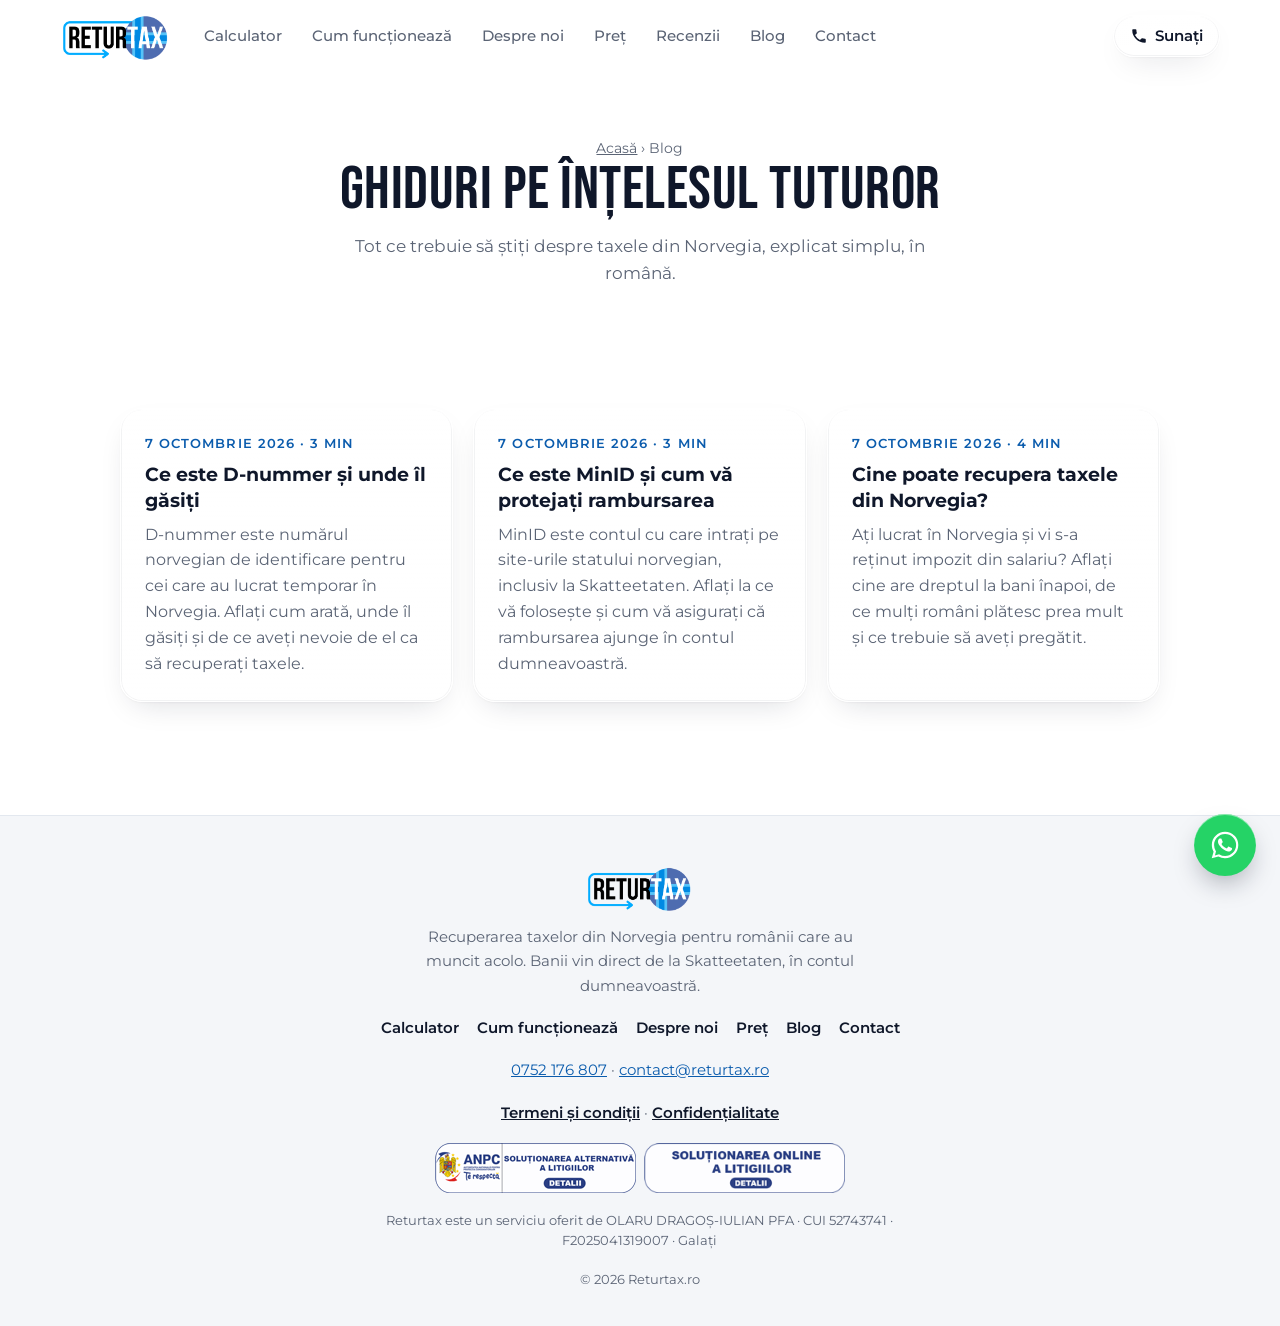
<file: blog/index.html>
<!doctype html>
<html lang="ro">
<head>
  <meta charset="utf-8">
  <meta name="viewport" content="width=device-width, initial-scale=1, viewport-fit=cover">
  <title>Blog — recuperarea taxelor din Norvegia | Returtax</title>
  <meta name="description" content="Ghiduri pe înțelesul tuturor despre recuperarea taxelor din Norvegia: D-nummer, MinID, Skatteetaten și cum să nu fiți păcălit.">
  <link rel="canonical" href="https://returtax.ro/blog/">
  <meta name="robots" content="index, follow, max-image-preview:large">
  <meta name="theme-color" content="#ffffff">
  <meta property="og:type" content="website">
  <meta property="og:locale" content="ro_RO">
  <meta property="og:site_name" content="Returtax">
  <meta property="og:title" content="Blog — recuperarea taxelor din Norvegia | Returtax">
  <meta property="og:description" content="Ghiduri pe înțelesul tuturor despre recuperarea taxelor din Norvegia: D-nummer, MinID, Skatteetaten și cum să nu fiți păcălit.">
  <meta property="og:url" content="https://returtax.ro/blog/">
  <meta property="og:image" content="https://returtax.ro/assets/og-image.png">
  <meta name="twitter:card" content="summary_large_image">
  <link rel="icon" type="image/png" href="/assets/icon.png">
  <link rel="apple-touch-icon" href="/assets/icon.png">
  <link rel="preconnect" href="https://fonts.googleapis.com">
  <link rel="preconnect" href="https://fonts.gstatic.com" crossorigin>
  <link href="https://fonts.googleapis.com/css2?family=Bebas+Neue&family=Montserrat:wght@400;500;600;700&display=swap" rel="stylesheet">
  <link rel="stylesheet" href="/css/style.css?v=20261010232151">
  <script type="application/ld+json">
{
  "@context": "https://schema.org",
  "@graph": [
    {
      "@type": "Blog",
      "name": "Blogul Returtax",
      "url": "https://returtax.ro/blog/",
      "inLanguage": "ro-RO",
      "publisher": {
        "@type": "Organization",
        "name": "Returtax",
        "url": "https://returtax.ro/",
        "logo": "https://returtax.ro/assets/logo.png"
      },
      "blogPost": [
        {
          "@type": "BlogPosting",
          "headline": "Ce este D-nummer și unde îl găsiți",
          "url": "https://returtax.ro/blog/ce-este-d-nummer/",
          "datePublished": "2026-10-07"
        },
        {
          "@type": "BlogPosting",
          "headline": "Ce este MinID și cum vă protejați rambursarea",
          "url": "https://returtax.ro/blog/ce-este-minid/",
          "datePublished": "2026-10-07"
        },
        {
          "@type": "BlogPosting",
          "headline": "Cine poate recupera taxele din Norvegia?",
          "url": "https://returtax.ro/blog/cine-poate-recupera-taxele-din-norvegia/",
          "datePublished": "2026-10-07"
        }
      ]
    },
    {
      "@type": "BreadcrumbList",
      "itemListElement": [
        {
          "@type": "ListItem",
          "position": 1,
          "name": "Acasă",
          "item": "https://returtax.ro/"
        },
        {
          "@type": "ListItem",
          "position": 2,
          "name": "Blog",
          "item": "https://returtax.ro/blog/"
        }
      ]
    }
  ]
}
  </script>
</head>
<body>
  <a class="skip-link" href="#continut">Sari la conținut</a>
  <header class="topbar">
    <div class="topbar-inner">
      <a href="/" class="brand" aria-label="Returtax — pagina principală">
        <img src="/assets/logo.png" alt="Returtax" width="740" height="380">
      </a>
      <nav class="nav" aria-label="Meniu principal">
        <a href="/#calculator">Calculator</a>
        <a href="/#cum-functioneaza">Cum funcționează</a>
        <a href="/#despre">Despre noi</a>
        <a href="/#pret">Preț</a>
        <a href="/#recenzii">Recenzii</a>
        <a href="/blog/">Blog</a>
        <a href="/#contact">Contact</a>
      </nav>
      <a class="call" href="tel:+40752176807" aria-label="Sunați-ne: 0752 176 807">
        <svg aria-hidden="true" viewBox="0 0 24 24" width="18" height="18"><path fill="currentColor" d="M6.6 10.8a15.1 15.1 0 0 0 6.6 6.6l2.2-2.2c.3-.3.7-.4 1-.2 1.1.4 2.3.6 3.6.6.6 0 1 .4 1 1V20c0 .6-.4 1-1 1A17 17 0 0 1 3 4c0-.6.4-1 1-1h3.5c.6 0 1 .4 1 1 0 1.3.2 2.5.6 3.6.1.3 0 .7-.2 1l-2.3 2.2z"/></svg>
        <span>Sunați</span>
      </a>
      <button type="button" class="menu-btn" aria-expanded="false" aria-controls="mobile-menu" aria-label="Deschide meniul">
        <span></span><span></span><span></span>
      </button>
    </div>
    <nav id="mobile-menu" class="mobile-menu" aria-label="Meniu" hidden>
      <a href="/#calculator">Calculator</a>
      <a href="/#cum-functioneaza">Cum funcționează</a>
      <a href="/#despre">Despre noi</a>
      <a href="/#pret">Preț</a>
      <a href="/#recenzii">Recenzii</a>
      <a href="/blog/">Blog</a>
      <a href="/#contact">Contact</a>
      <a class="btn btn-dark" href="tel:+40752176807">Sunați: 0752 176 807</a>
    </nav>
  </header>

  <main id="continut">
    <header class="page-hero">
      <p class="breadcrumbs"><a href="/">Acasă</a> › Blog</p>
      <h1>Ghiduri pe înțelesul tuturor</h1>
      <p>Tot ce trebuie să știți despre taxele din Norvegia, explicat simplu, în română.</p>
    </header>
    <section class="section">
      <ul class="posts">
        <li class="post-card">
          <a href="/blog/ce-este-d-nummer/">
            <p class="post-meta">7 octombrie 2026 · 3 min</p>
            <h2 class="h3">Ce este D-nummer și unde îl găsiți</h2>
            <p>D-nummer este numărul norvegian de identificare pentru cei care au lucrat temporar în Norvegia. Aflați cum arată, unde îl găsiți și de ce aveți nevoie de el ca să recuperați taxele.</p>
          </a>
        </li>
        <li class="post-card">
          <a href="/blog/ce-este-minid/">
            <p class="post-meta">7 octombrie 2026 · 3 min</p>
            <h2 class="h3">Ce este MinID și cum vă protejați rambursarea</h2>
            <p>MinID este contul cu care intrați pe site-urile statului norvegian, inclusiv la Skatteetaten. Aflați la ce vă folosește și cum vă asigurați că rambursarea ajunge în contul dumneavoastră.</p>
          </a>
        </li>
        <li class="post-card">
          <a href="/blog/cine-poate-recupera-taxele-din-norvegia/">
            <p class="post-meta">7 octombrie 2026 · 4 min</p>
            <h2 class="h3">Cine poate recupera taxele din Norvegia?</h2>
            <p>Ați lucrat în Norvegia și vi s-a reținut impozit din salariu? Aflați cine are dreptul la bani înapoi, de ce mulți români plătesc prea mult și ce trebuie să aveți pregătit.</p>
          </a>
        </li>
      </ul>
    </section>
  </main>

  <footer class="site-footer">
    <div class="footer-inner">
      <div class="footer-brand">
        <img src="/assets/logo.png" alt="Returtax" width="740" height="380" class="footer-logo">
        <p>Recuperarea taxelor din Norvegia pentru românii care au muncit acolo. Banii vin direct de la Skatteetaten, în contul dumneavoastră.</p>
      </div>
      <nav class="footer-nav" aria-label="Linkuri subsol">
        <a href="/#calculator">Calculator</a>
        <a href="/#cum-functioneaza">Cum funcționează</a>
        <a href="/#despre">Despre noi</a>
        <a href="/#pret">Preț</a>
        <a href="/blog/">Blog</a>
        <a href="/#contact">Contact</a>
      </nav>
      <p class="footer-contact"><a href="tel:+40752176807">0752 176 807</a> · <a href="mailto:contact@returtax.ro">contact@returtax.ro</a></p>
      <p class="footer-legal"><a href="/termeni/">Termeni și condiții</a> · <a href="/confidentialitate/">Confidențialitate</a></p>
      <p class="footer-anpc"><a href="https://reclamatiisal.anpc.ro" target="_blank" rel="noopener nofollow"><img src="/assets/anpc-sal.png" width="201" height="50" alt="ANPC – Soluționarea alternativă a litigiilor" loading="lazy"></a> <a href="https://ec.europa.eu/consumers/odr" target="_blank" rel="noopener nofollow"><img src="/assets/anpc-sol.png" width="202" height="50" alt="Soluționarea online a litigiilor" loading="lazy"></a></p>
      <p class="footer-company">Returtax este un serviciu oferit de OLARU DRAGOȘ-IULIAN PFA · CUI 52743741 · F2025041319007 · Galați</p>
      <p class="copy"><a href="/admin/" class="copy-link" rel="nofollow">©</a> <span class="year">2026</span> Returtax.ro</p>
    </div>
  </footer>

  <script src="/js/site.js?v=20261010232151"></script>
</body>
</html>
</file>
<file: css/style.css>
/* Returtax — mobile-first.
   Antet fix sus (.topbar) cu meniu.
   Ecranul 1 (.screen): chat cu Marcel în stil ChatGPT, cât tot ecranul.
   Dedesubt (.info): site-ul propriu-zis — pași, despre noi, preț, calculator, recenzii, întrebări, blog, contact.
   După primul mesaj (body.chatting): titlul dispare, conversația ocupă primul ecran. */

:root {
  --blue: #00a8ff;
  --blue-deep: #0b5cad;
  --navy: #4c6cb0;
  --ink: #0f172a;
  --muted: #5b6475;
  --line: #e3e8ef;
  --soft: #f4f6f9;
  --sky: #eef4fb;

  --header-h: 64px;

  /* Liquid glass — neutru: alb translucid, reflex fin pe margine, umbră discretă */
  --glass-bg: linear-gradient(180deg, rgba(255, 255, 255, .82), rgba(255, 255, 255, .58));
  --glass-edge: rgba(255, 255, 255, .9);
  --glass-shadow:
    inset 0 1px 0 rgba(255, 255, 255, 1),
    inset 0 0 0 1px rgba(15, 23, 42, .05),
    0 1px 2px rgba(15, 23, 42, .04),
    0 12px 32px -14px rgba(15, 23, 42, .18);
  --glass-blur: blur(20px) saturate(160%);
  --glass-dark-bg: linear-gradient(180deg, rgba(30, 41, 59, .94), rgba(15, 23, 42, .97));
  --glass-dark-shadow:
    inset 0 1px 0 rgba(255, 255, 255, .14),
    inset 0 0 0 1px rgba(255, 255, 255, .05),
    0 14px 34px -14px rgba(15, 23, 42, .5);
  --head: "Bebas Neue", "Arial Narrow", sans-serif;
  --body: "Montserrat", system-ui, Arial, sans-serif;
}

*, *::before, *::after { box-sizing: border-box; }

html { font-size: 16px; -webkit-text-size-adjust: 100%; scroll-behavior: smooth; scroll-padding-top: var(--header-h); }

body {
  margin: 0;
  font-family: var(--body);
  line-height: 1.6;
  color: var(--ink);
  background: #fff;
  -webkit-font-smoothing: antialiased;
  -webkit-tap-highlight-color: transparent;
}

img { max-width: 100%; height: auto; display: block; }
a { color: var(--blue-deep); }
:focus-visible { outline: 3px solid var(--blue); outline-offset: 2px; border-radius: 8px; }

.visually-hidden {
  position: absolute !important; width: 1px; height: 1px;
  overflow: hidden; clip: rect(0 0 0 0); white-space: nowrap;
}
.skip-link {
  position: absolute; left: 12px; top: -80px; z-index: 50;
  padding: 10px 16px; border-radius: 10px; background: var(--ink); color: #fff; font-weight: 600;
}
.skip-link:focus { top: 12px; }

/* =========================================================
   BUTOANE
   ========================================================= */
.btn {
  display: inline-flex; align-items: center; justify-content: center; gap: 8px;
  min-height: 52px; padding: 0 24px; border-radius: 999px; border: 0; cursor: pointer;
  font: 600 1rem/1.2 var(--body); text-decoration: none; text-align: center;
  transition: background .15s, border-color .15s, color .15s;
}
.btn-primary { background: #fff; color: var(--ink); }
.btn-primary:hover { background: #e9eef5; }
.btn-dark { background: var(--ink); color: #fff; }
.btn-dark:hover { background: #1e293b; }
.btn-outline { color: var(--ink); border: 1px solid #cfd6e0; background: #fff; }
.btn-outline:hover { border-color: var(--ink); }

/* =========================================================
   ANTET + MENIU
   ========================================================= */
.topbar {
  position: sticky; top: 0; z-index: 30;
  border-bottom: 1px solid transparent;
  transition: border-color .2s;
}
.topbar::before {
  content: ""; position: absolute; inset: 0; z-index: -1;
  background: rgba(255, 255, 255, .85);
  -webkit-backdrop-filter: saturate(180%) blur(16px);
  backdrop-filter: saturate(180%) blur(16px);
}
.topbar.scrolled { border-bottom-color: var(--line); }
.topbar-inner {
  display: flex; align-items: center; gap: 10px;
  height: var(--header-h); padding: 0 14px;
  max-width: 1200px; margin-inline: auto;
}
.brand { margin-right: auto; }
.brand img { width: 96px; }

.nav { display: none; }
.nav a {
  padding: 8px 4px; color: var(--muted); text-decoration: none;
  font-weight: 500; font-size: .9rem; white-space: nowrap;
}
.nav a:hover { color: var(--ink); }

.call {
  display: inline-flex; align-items: center; justify-content: center; gap: 7px;
  height: 42px; padding: 0 14px; border-radius: 999px;
  font: 600 .88rem/1 var(--body); color: var(--ink); text-decoration: none;
  border: 1px solid var(--line); background: #fff;
  transition: background .15s;
}
.call:hover { background: var(--soft); }

.menu-btn {
  display: grid; place-content: center; gap: 5px;
  width: 44px; height: 44px; border: 0; border-radius: 12px; background: transparent; cursor: pointer;
}
.menu-btn span { display: block; width: 22px; height: 2px; border-radius: 2px; background: var(--ink); transition: transform .2s, opacity .2s; }
.menu-btn[aria-expanded="true"] span:nth-child(1) { transform: translateY(7px) rotate(45deg); }
.menu-btn[aria-expanded="true"] span:nth-child(2) { opacity: 0; }
.menu-btn[aria-expanded="true"] span:nth-child(3) { transform: translateY(-7px) rotate(-45deg); }

.mobile-menu {
  position: absolute; left: 0; right: 0; top: 100%;
  display: flex; flex-direction: column;
  padding: 8px 16px 20px;
  max-height: calc(100dvh - var(--header-h)); overflow-y: auto;
  background: rgba(255, 255, 255, .78);
  -webkit-backdrop-filter: saturate(180%) blur(24px);
  backdrop-filter: saturate(180%) blur(24px);
  border-bottom: 1px solid rgba(255, 255, 255, .9);
  box-shadow: inset 0 1px 0 rgba(255, 255, 255, .9), 0 24px 48px -16px rgba(15, 23, 42, .3);
  animation: drop .2s ease-out;
}
.mobile-menu[hidden] { display: none; }
.mobile-menu a:not(.btn) {
  padding: 14px 4px; border-bottom: 1px solid var(--line);
  font-size: 1.1rem; font-weight: 600; color: var(--ink); text-decoration: none;
}
.mobile-menu .btn { margin-top: 16px; }

/* =========================================================
   ECRANUL 1 — CHAT CU MARCEL
   ========================================================= */
/* Pe ecranul de start înălțimea e doar un minim, fixat la încărcare (--screen-h, din chat.js):
   când se deschide tastatura pe telefon, ecranul nu se strânge, deci valul secțiunii următoare
   nu urcă peste sugestii. */
.screen {
  position: relative;
  min-height: calc(100vh - var(--header-h));
  min-height: var(--screen-h, calc(100svh - var(--header-h)));
  display: flex; flex-direction: column;
}

.app {
  flex: 1 1 auto; min-height: 0;
  width: calc(100% - 24px); max-width: 780px; margin-inline: auto;
  display: flex; flex-direction: column; justify-content: center;
  padding-bottom: 9vh;
  padding-bottom: calc(var(--screen-h, 100vh) * .09); /* nu se schimbă când apare tastatura */
}

.intro { text-align: center; margin-bottom: 20px; }
.hero-bot { width: 168px; margin: 0 auto 10px; }
.hero-bot .bot { animation: bob 3.2s ease-in-out infinite; }
.intro h1 {
  font-family: var(--head); font-weight: 400;
  font-size: 2.6rem; line-height: 1; letter-spacing: .5px;
  margin: 0 0 16px;
}
.intro p { margin: 0 auto; max-width: 30em; color: var(--muted); font-size: 1rem; }

/* Sublinierea albastră, în stilul săgeții din logo */
.underline { position: relative; display: inline-block; white-space: nowrap; }
.underline svg {
  position: absolute; left: -2%; bottom: -.22em;
  width: 104%; height: .34em; overflow: visible;
}

/* „Norvegia?” colorat ca steagul Norvegiei (roșu, cruce albă și albastră), cu un strat închis deasupra */
.flag-text {
  color: #ba0c2f;
  background:
    linear-gradient(rgba(15, 23, 42, .45), rgba(15, 23, 42, .45)), /* strat închis peste steag */
    linear-gradient(90deg, transparent 31.8%, #00205b 31.8% 40.9%, transparent 40.9%),
    linear-gradient(180deg, transparent 44%, #00205b 44% 58%, transparent 58%),
    linear-gradient(90deg, transparent 27.3%, #f2f4f8 27.3% 45.4%, transparent 45.4%),
    linear-gradient(180deg, transparent 37%, #f2f4f8 37% 65%, transparent 65%),
    #ba0c2f;
  -webkit-background-clip: text;
  background-clip: text;
  -webkit-text-fill-color: transparent;
}

.chat-log { display: none; }

/* Pe ecranul de start, sugestiile stau sub căsuța de scris */
.quick-replies { order: 5; justify-content: center; margin-top: 14px; }
.note { order: 6; }

.scroll-hint {
  position: absolute; left: 50%; bottom: calc(56px + env(safe-area-inset-bottom)); /* deasupra valului */
  transform: translateX(-50%);
  display: inline-flex; flex-direction: column; align-items: center;
  font-size: .78rem; font-weight: 600; color: var(--muted); text-decoration: none; z-index: 2;
}
.scroll-hint svg { animation: nudge 1.8s ease-in-out infinite; }
/* Cât timp omul scrie (tastatura deschisă) sau pe ecrane joase, indicatorul se ascunde */
.app:focus-within + .scroll-hint { display: none; }
@media (max-height: 640px) { .scroll-hint { display: none; } }

/* ---------- Starea „conversație” ---------- */
body.chatting .app { justify-content: flex-start; padding-bottom: 0; }
/* În conversație ecranul are înălțime fixă și se strânge odată cu tastatura, ca rândul de scris să rămână vizibil */
body.chatting .screen {
  min-height: 0;
  height: calc(100vh - var(--header-h));
  height: calc(100dvh - var(--header-h));
  padding-bottom: 48px; /* valul calculatorului începe aici */
}
body.chatting .intro,
body.chatting .scroll-hint { display: none; }
body.chatting .chat-log { display: flex; }
body.chatting .quick-replies { order: 0; justify-content: flex-start; margin-top: 0; padding-bottom: 10px; }
body.chatting .note { order: 0; }
@media (max-width: 639px) { body.chatting .note { display: none; } body.chatting .composer { margin-bottom: max(10px, env(safe-area-inset-bottom)); } }

.chat-log {
  flex: 1 1 auto; min-height: 0; overflow-y: auto;
  list-style: none; margin: 0; padding: 16px 2px 24px;
  flex-direction: column; gap: 22px;
  scrollbar-width: thin;
  -webkit-mask-image: linear-gradient(to bottom, transparent 0, #000 16px, #000 calc(100% - 20px), transparent 100%);
  mask-image: linear-gradient(to bottom, transparent 0, #000 16px, #000 calc(100% - 20px), transparent 100%);
}

.msg { display: flex; gap: 8px; animation: rise .25s ease-out; }
.msg-bot { align-items: flex-start; }
.msg-user { justify-content: flex-end; }
.msg-bot + .msg-bot { margin-top: -12px; }
/* Marcel apare o singură dată, la începutul fiecărui răspuns */
.msg-bot + .msg-bot .avatar { visibility: hidden; }

.bubble { font-size: 1rem; line-height: 1.6; min-width: 0; }
.bubble p { margin: 0 0 .5em; }
.bubble p:last-child { margin: 0; }
.bubble ul { margin: .3em 0 .4em; padding-left: 1.2em; }
/* Ca în ChatGPT: răspunsurile ca text simplu, mesajele omului în bulă gri, în dreapta */
.msg-bot .bubble { padding: 4px 0 0; flex: 1; }
.msg-user .bubble {
  max-width: 85%; padding: 10px 16px;
  background: #eef1f5; color: var(--ink); border-radius: 22px;
}

.typing .bubble { display: flex; gap: 5px; padding: 14px 0; flex: 0; }
.typing i { width: 7px; height: 7px; border-radius: 50%; background: #94a3b8; animation: dots 1.2s infinite; }
.typing i:nth-child(2) { animation-delay: .15s; }
.typing i:nth-child(3) { animation-delay: .3s; }

/* ---------- Marcel (asistentul) ---------- */
.bot { display: block; width: 100%; height: auto; overflow: visible; }
.msg .avatar { flex: 0 0 44px; width: 44px; margin: 0 4px 4px 0; }
.bot .eye, .bot .mouth, .bot .smile { transform-box: fill-box; transform-origin: center; }
.bot .pupil { transition: transform .2s ease-out; }
.bot .mouth, .bot .waves { opacity: 0; }

.bot.live .eye { animation: blink 4.5s infinite; }
.bot.listening .pupil { transform: translate(-8px, 14px); }
.bot.talking .smile { opacity: 0; }
.bot.talking .mouth { opacity: 1; animation: talk .22s ease-in-out infinite alternate; }
.bot.talking .waves { opacity: 1; }
.bot.talking .wave { animation: wave 1s ease-out infinite; }
.bot.talking .w2 { animation-delay: .25s; }

@keyframes blink { 0%, 93%, 100% { transform: scaleY(1); } 96% { transform: scaleY(.1); } }
@keyframes talk { from { transform: scaleY(.3); } to { transform: scaleY(1.1); } }
@keyframes wave { 0% { opacity: 0; } 40% { opacity: 1; } 100% { opacity: 0; } }
@keyframes bob { 0%, 100% { transform: translateY(0) rotate(0); } 50% { transform: translateY(-5px) rotate(-2deg); } }
@keyframes nudge { 0%, 100% { transform: translateY(0); } 50% { transform: translateY(4px); } }
@keyframes dots { 0%, 80%, 100% { opacity: .3; } 40% { opacity: 1; } }
@keyframes rise { from { opacity: 0; transform: translateY(6px); } to { opacity: 1; transform: none; } }
@keyframes drop { from { opacity: 0; transform: translateY(-8px); } to { opacity: 1; transform: none; } }

/* ---------- Butoane de contact (în mesajele lui Marcel și în secțiunea de contact) ---------- */
.msg-actions, .contact-actions { display: flex; flex-wrap: wrap; gap: 8px; margin-top: 12px; }
.contact-actions .btn { min-height: 44px; padding: 0 18px; font-size: .92rem; }
.msg-actions .btn {
  min-height: 40px; padding: 0 16px 0 12px; gap: 7px;
  font: 600 .88rem/1 var(--body); color: var(--ink);
  background: #fff; border: 1px solid #d3dae4; box-shadow: 0 1px 2px rgba(15, 23, 42, .06);
}
.msg-actions .btn:hover { background: var(--soft); border-color: #b8c3d1; }
.msg-actions .btn svg { width: 18px; height: 18px; color: var(--ink); }
.msg-actions .is-wa svg { color: #1fae56; }
.bubble a[href^="tel:"]:not(.btn) { color: var(--blue-deep); font-weight: 600; white-space: nowrap; }

/* ---------- Formularul Da / Nu din chat ---------- */
.msg-form { display: block; animation: rise .25s ease-out; }
.yesno {
  display: grid; gap: 4px; max-width: 520px; padding: 10px 14px 14px;
  border-radius: 20px; border-top-left-radius: 6px;
}
.yesno-row {
  display: flex; align-items: center; justify-content: space-between; gap: 12px;
  padding: 8px 0; border-bottom: 1px solid var(--line);
}
.yesno-q { font-size: .95rem; line-height: 1.4; }
.yesno-btns { display: flex; gap: 6px; flex: 0 0 auto; }
.yesno-btns button {
  min-width: 56px; min-height: 44px; padding: 0 14px; border-radius: 999px; cursor: pointer;
  font: 600 .95rem/1 var(--body); color: var(--ink);
  background: #fff; border: 1px solid #cfd6e0;
  transition: background .15s, color .15s, border-color .15s;
}
.yesno-btns button:hover { border-color: var(--ink); }
.yesno-btns button[aria-pressed="true"] { background: var(--ink); color: #fff; border-color: var(--ink); }
.yesno-send { margin-top: 10px; min-height: 48px; }
.yesno-send:disabled { opacity: .35; cursor: default; filter: none; }

/* ---------- Sugestii ---------- */
.quick-replies { display: flex; flex-wrap: wrap; gap: 6px; }
.quick-replies:empty { display: none; }
.chip {
  min-height: 36px; padding: 7px 11px;
  font: 500 .78rem/1.3 var(--body); color: var(--ink); white-space: nowrap;
  background: #fff; border: 1px solid var(--line); border-radius: 999px; cursor: pointer;
  transition: background .15s, border-color .15s;
  animation: rise .25s ease-out;
}
.chip:hover { background: var(--soft); border-color: #cfd6e0; }

/* ---------- Căsuța de scris ---------- */
/* Un singur rând: textul, microfonul și butonul de trimitere pe aceeași linie */
.composer {
  flex: 0 0 auto;
  display: flex; flex-wrap: nowrap; align-items: flex-end; gap: 2px;
  padding: 5px 5px 5px 14px;
  background: #fff; border: 1px solid var(--line); border-radius: 26px;
  box-shadow: 0 2px 6px rgba(15, 23, 42, .04), 0 12px 32px -12px rgba(15, 23, 42, .12);
  transition: border-color .15s;
}
.composer:focus-within { border-color: #c4d3e6; }
.composer textarea {
  flex: 1 1 auto; min-width: 0; min-height: 40px; max-height: 160px; resize: none;
  padding: 9px 0; border: 0; outline: 0; background: transparent;
  font: 500 16px/1.4 var(--body); /* 16px: iOS nu mai face zoom la focus */
  color: var(--ink);
}
.composer textarea::placeholder {
  color: #8b95a7; white-space: nowrap; overflow: hidden; text-overflow: ellipsis;
  font-size: clamp(10.8px, 3.02vw, 16px); /* încape pe un rând și pe telefoanele înguste */
}
.composer-actions { display: flex; gap: 2px; flex: 0 0 auto; }
.icon-btn {
  display: grid; place-items: center; flex: 0 0 40px;
  width: 40px; height: 40px; border: 0; border-radius: 50%; cursor: pointer;
  transition: background .15s;
}
.icon-btn.mic { background: transparent; color: var(--muted); }
.icon-btn.mic:hover { background: var(--soft); color: var(--ink); }
.icon-btn.mic[aria-pressed="true"] { background: #ef4444; color: #fff; animation: pulse 1.4s infinite; }
.icon-btn.send { background: var(--ink); color: #fff; }
@keyframes pulse { 0% { box-shadow: 0 0 0 0 rgba(239, 68, 68, .45); } 100% { box-shadow: 0 0 0 12px rgba(239, 68, 68, 0); } }

.note {
  margin: 10px 0 max(10px, env(safe-area-inset-bottom)); text-align: center;
  font-size: .74rem; line-height: 1.5; color: #8b95a7;
}
.note strong { color: var(--blue-deep); font-weight: 600; }

/* =========================================================
   SECȚIUNI
   ========================================================= */
.section { padding: 64px 20px; }
.section > * { max-width: 1040px; margin-inline: auto; }
.section-soft { position: relative; background: var(--soft); }

/* Tranziții în formă de val între secțiunile albe și cele gri */
.section-soft::before, .section-soft::after {
  content: ""; position: absolute; left: 0; right: 0; height: 48px; pointer-events: none;
  background-repeat: no-repeat; background-size: 100% 100%;
}
.section-soft::before { top: -47px; background-image: url("data:image/svg+xml,%3Csvg xmlns='http://www.w3.org/2000/svg' viewBox='0 0 1440 48' preserveAspectRatio='none'%3E%3Cpath fill='%23f4f6f9' d='M0 48V30C180 6 360 0 540 14S900 46 1080 34 1320 6 1440 18V48Z'/%3E%3C/svg%3E"); }
.section-soft::after { bottom: -47px; background-image: url("data:image/svg+xml,%3Csvg xmlns='http://www.w3.org/2000/svg' viewBox='0 0 1440 48' preserveAspectRatio='none'%3E%3Cpath fill='%23f4f6f9' d='M0 0V18C200 42 400 48 620 32S1000 2 1200 12 1380 34 1440 28V0Z'/%3E%3C/svg%3E"); z-index: 1; }
/* Ultima secțiune gri se lipește de subsol (tot gri), deci fără val dedesubt */
.info > .section-soft:last-child::after { display: none; }

.kicker {
  margin: 0 auto 6px; text-align: center;
  font-size: .78rem; font-weight: 700; letter-spacing: .12em; text-transform: uppercase;
  color: var(--blue-deep);
}
.section h2 {
  margin: 0 auto 32px; text-align: center;
  font-family: var(--head); font-weight: 400; font-size: 2.6rem; line-height: 1; letter-spacing: .5px;
}
.section-lead { max-width: 34em; margin: -18px auto 28px; text-align: center; color: var(--muted); }
.center { text-align: center; margin-top: 28px; }

/* Pași */
.steps { list-style: none; padding: 0; display: grid; gap: 14px; }
.steps li { padding: 24px; border-radius: 22px; background: var(--soft); }
.step-num { font-family: var(--head); font-size: 2.4rem; line-height: 1; color: var(--blue); }
.steps h3, .perks h3 { margin: 10px 0 6px; font-size: 1.1rem; line-height: 1.3; }
.steps p, .perks p { margin: 0; color: var(--muted); font-size: .95rem; }

/* De ce primiți bani înapoi */
.why-grid { display: grid; gap: 28px; align-items: center; }
.why-list { list-style: none; margin: 0; padding: 0; display: grid; gap: 22px; }
.why-list li { display: flex; gap: 16px; align-items: flex-start; }
.why-icon {
  flex: 0 0 48px; height: 48px; display: grid; place-items: center;
  border-radius: 16px; background: var(--sky); color: var(--blue-deep);
}
.why-list h3 { margin: 2px 0 4px; font-size: 1.08rem; line-height: 1.3; }
.why-list p { margin: 0; color: var(--muted); font-size: .95rem; line-height: 1.6; }

.why-example { margin: 0; padding: 24px 22px; border-radius: 26px; }
.why-example figcaption { display: grid; gap: 2px; margin-bottom: 20px; }
.why-example-tag {
  justify-self: start; margin-bottom: 6px; padding: 4px 10px; border-radius: 999px;
  font-size: .72rem; font-weight: 700; letter-spacing: .06em; text-transform: uppercase;
  background: var(--sky); color: var(--blue-deep);
}
.why-example figcaption strong { font-size: 1.1rem; }
.muted-small { font-size: .85rem; color: var(--muted); }
.bar-row { margin-bottom: 16px; }
.bar-label { display: flex; justify-content: space-between; gap: 12px; margin-bottom: 6px; font-size: .9rem; }
.bar-label span { color: var(--muted); }
.bar-label strong { white-space: nowrap; }
.bar { height: 14px; border-radius: 999px; background: #e9edf3; overflow: hidden; }
.bar-fill { display: block; height: 100%; border-radius: inherit; }
.bar-paid { background: #9aa6b8; }
.bar-due { background: var(--blue-deep); }
.why-result {
  display: grid; gap: 2px; margin-top: 22px; padding: 16px 18px; border-radius: 18px;
  background: var(--ink); color: #fff;
}
.why-result span { font-size: .8rem; font-weight: 600; color: #c3cad6; text-transform: uppercase; letter-spacing: .06em; }
.why-result strong { font-family: var(--head); font-weight: 400; font-size: 2.6rem; line-height: 1; color: var(--blue); letter-spacing: .5px; }
.why-result em { font-style: normal; font-size: .9rem; color: #c3cad6; }
.why-example-note { margin: 14px 0 0; font-size: .78rem; color: var(--muted); line-height: 1.5; }

/* Despre noi */
.story { display: grid; gap: 22px; }
.story-text p { margin: 0 0 14px; font-size: 1.05rem; line-height: 1.7; }
.story-text p:last-child { margin-bottom: 0; }
.story-compare { display: grid; grid-template-columns: 1fr 1fr; gap: 12px; align-content: start; }
.compare-card { padding: 20px 16px; border-radius: 20px; background: #fff; border: 1px solid var(--line); }
.compare-card p { margin: 0; }
.compare-num { font-family: var(--head); font-size: 2.4rem; line-height: 1; color: #9aa3b2; text-decoration: line-through; text-decoration-thickness: 3px; }
.compare-label { margin-top: 8px !important; font-size: .85rem; color: var(--muted); line-height: 1.45; }
.compare-card-good { background: var(--ink); border-color: var(--ink); }
.compare-card-good .compare-num { color: var(--blue); text-decoration: none; }
.compare-card-good .compare-label { color: #c3cad6; }

/* Transparență: panoul închis, cu cele două drumuri ale banilor */
.transparency {
  margin-top: 36px; padding: 26px 20px; border-radius: 28px; color: #fff;
  background:
    radial-gradient(120% 140% at 100% 0%, rgba(0, 168, 255, .22), transparent 55%),
    var(--glass-dark-bg);
  box-shadow: var(--glass-dark-shadow), 0 30px 60px -30px rgba(11, 92, 173, .55);
}
.transparency-head { display: flex; align-items: center; gap: 14px; margin-bottom: 22px; }
.shield {
  flex: 0 0 56px; height: 56px; display: grid; place-items: center; border-radius: 18px;
  background: rgba(0, 168, 255, .16); color: var(--blue);
  box-shadow: inset 0 0 0 1px rgba(0, 168, 255, .35);
}
.transparency-kicker { margin: 0 0 2px; font-size: .75rem; font-weight: 700; letter-spacing: .12em; text-transform: uppercase; color: var(--blue); }
.transparency h3 { margin: 0; font-family: var(--head); font-weight: 400; font-size: 2.1rem; line-height: 1; letter-spacing: .5px; }

.paths { display: grid; gap: 12px; }
.path { padding: 18px; border-radius: 20px; }
.path p { margin: 10px 0 0; font-size: .92rem; line-height: 1.6; }
.path-title { margin: 0 !important; font-weight: 700; font-size: .95rem !important; display: flex; gap: 8px; align-items: center; }
.path-bad { background: rgba(239, 68, 68, .1); box-shadow: inset 0 0 0 1.5px rgba(248, 113, 113, .55); color: #e2e8f0; }
.path-bad .path-title { color: #fff; }
.path-bad .path-title span { color: #f87171; }
.path-bad strong { color: #fff; }
.path-good { background: rgba(0, 168, 255, .1); box-shadow: inset 0 0 0 1.5px rgba(0, 168, 255, .55); color: #e2e8f0; }
.path-good .path-title { color: #fff; }
.path-good .path-title span { color: var(--blue); }
.path-good strong { color: #fff; }

.flow { display: flex; flex-wrap: wrap; align-items: center; gap: 6px; margin-top: 12px; }
.flow-step { padding: 6px 12px; border-radius: 999px; font-size: .82rem; font-weight: 600; background: rgba(255, 255, 255, .08); color: #e2e8f0; }
.flow-you { background: var(--blue); color: var(--ink); }
.flow-bad { background: #f87171; color: var(--ink); }
.flow-arrow { flex: 0 0 auto; opacity: .6; }

.promises { list-style: none; margin: 20px 0 0; padding: 18px 0 0; border-top: 1px solid rgba(255, 255, 255, .1); display: grid; gap: 10px; }
.promises li { display: flex; gap: 10px; align-items: center; font-weight: 600; font-size: .95rem; }
.promises span {
  flex: 0 0 24px; height: 24px; display: grid; place-items: center; border-radius: 50%;
  background: var(--blue); color: var(--ink); font-size: .75rem; font-weight: 800;
}

/* Preț */
.pricing { display: grid; grid-template-columns: 1fr 1fr; gap: 12px; max-width: 760px; }
.price-card {
  padding: 22px 16px; border-radius: 22px; text-align: center;
  background: var(--soft); border: 1px solid var(--line);
}
.price-card p { margin: 0; }
.price-when { font-size: .85rem; font-weight: 600; color: var(--muted); line-height: 1.35; }
.price-amount {
  margin: 6px 0 8px !important;
  font-family: var(--head); font-size: 3.6rem; line-height: 1; color: var(--blue-deep);
}
.price-desc { font-size: .85rem; color: var(--muted); line-height: 1.45; }
.price-card-dark { background: var(--ink); border-color: var(--ink); }
.price-card-dark .price-when, .price-card-dark .price-desc { color: #c3cad6; }
.price-card-dark .price-amount { color: #fff; }
.pricing-note { max-width: 34em; margin: 22px auto 0; text-align: center; color: var(--muted); font-size: .95rem; }

/* Calculator */
.calc { display: grid; gap: 16px; }
.calc-fields { display: grid; gap: 18px; padding: 22px; border-radius: 22px; background: #fff; border: 1px solid var(--line); }
.field { display: grid; gap: 6px; margin: 0; border: 0; padding: 0; min-width: 0; }
.field > label, .field legend { font-weight: 600; font-size: .95rem; }
.field legend { padding: 0; margin-bottom: 4px; }
.field input[type="text"], .field input[type="tel"], .field input[type="email"], .field input[type="number"],
.field select, .field textarea {
  width: 100%; min-height: 50px; padding: 12px 14px;
  font: 500 16px/1.4 var(--body); color: var(--ink);
  background: #fff; border: 1px solid #cfd6e0; border-radius: 14px;
}
.field textarea { resize: vertical; }
.field input:focus, .field select:focus, .field textarea:focus { outline: 0; border-color: var(--blue-deep); box-shadow: 0 0 0 4px rgba(0, 168, 255, .12); }
.input-group { display: flex; gap: 8px; }
.input-group input { flex: 1; min-width: 0; }
.input-group select { flex: 0 0 96px; width: 96px; }
.field input[type="range"] {
  width: 100%; height: 44px; margin: 0; background: transparent; cursor: pointer;
  -webkit-appearance: none; appearance: none;
  touch-action: none; /* tragerea pe bară nu mai derulează pagina */
}
.field input[type="range"]::-webkit-slider-runnable-track { height: 8px; border-radius: 999px; background: #dfe5ee; }
.field input[type="range"]::-moz-range-track { height: 8px; border-radius: 999px; background: #dfe5ee; }
.field input[type="range"]::-webkit-slider-thumb {
  -webkit-appearance: none; width: 30px; height: 30px; margin-top: -11px; border-radius: 50%;
  background: var(--blue-deep); border: 4px solid #fff; box-shadow: 0 2px 8px rgba(15, 23, 42, .3);
}
.field input[type="range"]::-moz-range-thumb {
  width: 22px; height: 22px; border-radius: 50%;
  background: var(--blue-deep); border: 4px solid #fff; box-shadow: 0 2px 8px rgba(15, 23, 42, .3);
}
.field output { font-weight: 700; color: var(--blue-deep); margin-left: 6px; }
.checks label { display: flex; gap: 12px; align-items: flex-start; padding: 8px 0; font-size: .95rem; cursor: pointer; }
.checks input { width: 22px; height: 22px; flex: 0 0 22px; margin: 1px 0 0; accent-color: var(--blue-deep); }

.calc-result {
  padding: 26px 22px; border-radius: 22px; background: var(--ink); color: #fff; text-align: center;
  display: flex; flex-direction: column; justify-content: center;
}
.calc-label { margin: 0; font-size: .85rem; font-weight: 600; color: #c3cad6; }
.calc-range { margin: 6px 0 16px; font-family: var(--head); font-size: 3rem; line-height: 1; color: var(--blue); }
.calc-lines { margin: 0 0 20px; padding: 14px 0; border-block: 1px solid rgba(255, 255, 255, .12); display: grid; gap: 8px; }
.calc-lines div { display: flex; justify-content: space-between; gap: 12px; font-size: .92rem; text-align: left; }
.calc-lines dt { color: #c3cad6; }
.calc-lines dd { margin: 0; font-weight: 700; white-space: nowrap; }
.calc-disclaimer { margin: 14px 0 0; font-size: .75rem; color: #8b95a7; line-height: 1.5; }

/* Avantaje */
.perks { list-style: none; padding: 0; display: grid; gap: 14px; }
.perks li {
  display: flex; gap: 16px; align-items: flex-start;
  padding: 22px; border-radius: 22px; background: #fff; border: 1px solid var(--line);
}
.perks h3 { margin-top: 2px; }
.perk-icon {
  flex: 0 0 48px; height: 48px; display: grid; place-items: center;
  border-radius: 14px; background: var(--sky); color: var(--blue-deep);
  font-size: 1.2rem; font-weight: 700;
}

/* Recenzii */
.reviews { list-style: none; padding: 0; display: grid; gap: 14px; }
.review { padding: 24px; border-radius: 22px; background: #fff; border: 1px solid var(--line); display: flex; flex-direction: column; }
.stars { margin: 0 0 10px; color: #f5b301; letter-spacing: 2px; font-size: 1.05rem; }
.review blockquote { margin: 0 0 16px; font-size: 1rem; line-height: 1.65; flex: 1; }
.review-author { margin: 0; font-weight: 700; }
.review-author span { font-weight: 500; color: var(--muted); }

/* Întrebări */
.faq { max-width: 760px; }
.faq details { border-bottom: 1px solid var(--line); }
.faq summary {
  list-style: none; cursor: pointer; position: relative;
  padding: 18px 36px 18px 0; font-weight: 600; font-size: 1.02rem;
}
.faq summary::-webkit-details-marker { display: none; }
.faq summary::after {
  content: "+"; position: absolute; right: 4px; top: 50%; transform: translateY(-50%);
  font-size: 1.6rem; font-weight: 400; color: var(--blue-deep); transition: transform .2s;
}
.faq details[open] summary::after { transform: translateY(-50%) rotate(45deg); }
.faq details p { margin: 0 0 18px; color: var(--muted); }

/* Blog — carduri */
.posts { list-style: none; padding: 0; display: grid; gap: 14px; }
.post-card a {
  display: block; height: 100%; padding: 24px; border-radius: 22px;
  background: #fff; border: 1px solid var(--line); color: inherit; text-decoration: none;
  transition: border-color .15s, transform .15s;
}
.post-card a:hover { border-color: var(--blue-deep); transform: translateY(-2px); }
.post-meta { margin: 0 0 8px; font-size: .78rem; font-weight: 600; color: var(--blue-deep); text-transform: uppercase; letter-spacing: .08em; }
.post-card h3, .section .post-card h2 { margin: 0 0 8px; font-family: var(--body); font-size: 1.12rem; font-weight: 700; line-height: 1.35; letter-spacing: 0; text-align: left; }
.post-card p:last-child { margin: 0; color: var(--muted); font-size: .95rem; }

/* Contact */
.contact { display: grid; gap: 24px; }
.contact-info > p { margin: 0 0 16px; font-size: 1.05rem; }
.contact-info ul { list-style: none; margin: 0; padding: 0; display: grid; gap: 12px; }
.contact-info li { display: grid; gap: 2px; font-weight: 600; }
.contact-info li span { font-size: .78rem; font-weight: 600; color: var(--muted); text-transform: uppercase; letter-spacing: .08em; }
.contact-form { display: grid; gap: 16px; padding: 22px; border-radius: 22px; background: #fff; border: 1px solid var(--line); }
.opt { font-weight: 500; color: var(--muted); }
.consent { display: flex; gap: 12px; align-items: flex-start; font-size: .9rem; color: var(--muted); cursor: pointer; }
.consent input { width: 22px; height: 22px; flex: 0 0 22px; margin: 0; accent-color: var(--blue-deep); }
.hp { position: absolute; left: -9999px; width: 1px; height: 1px; overflow: hidden; }
.form-status { margin: 0; font-weight: 600; }
.form-status:empty { display: none; }
.form-status.ok { color: #15803d; }
.form-status.err { color: #b91c1c; }

/* Pop-up (calculator) */
.modal {
  width: min(460px, calc(100% - 24px)); max-height: calc(100dvh - 24px);
  padding: 30px 22px 24px; border: 0; border-radius: 26px;
  background: #fff; color: var(--ink);
  box-shadow: 0 30px 80px -20px rgba(15, 23, 42, .45);
}
.modal[open] { animation: pop .22s ease-out; }
.modal::backdrop { background: rgba(15, 23, 42, .55); -webkit-backdrop-filter: blur(4px); backdrop-filter: blur(4px); }
.modal .kicker { text-align: left; margin: 0 0 4px; }
.modal h2 { margin: 0 0 10px; font-family: var(--head); font-weight: 400; font-size: 2.4rem; line-height: 1; letter-spacing: .5px; }
.modal-lead { margin: 0 0 20px; color: var(--muted); font-size: .95rem; }
.modal-lead strong { color: var(--blue-deep); white-space: nowrap; }
.modal .lead-form { display: grid; gap: 14px; }
.modal-close {
  position: absolute; top: 12px; right: 12px;
  display: grid; place-items: center; width: 44px; height: 44px;
  border: 0; border-radius: 50%; background: var(--soft); color: var(--ink); cursor: pointer;
}
.modal-close:hover { background: var(--line); }
@keyframes pop { from { opacity: 0; transform: translateY(12px) scale(.98); } to { opacity: 1; transform: none; } }

/* =========================================================
   BLOG — PAGINI
   ========================================================= */
.page-hero { padding: 40px 20px 8px; text-align: center; }
.page-hero h1 {
  margin: 0 auto 12px; max-width: 18em;
  font-family: var(--head); font-weight: 400; font-size: 2.8rem; line-height: 1; letter-spacing: .5px;
}
.page-hero > p { margin: 0 auto; max-width: 34em; color: var(--muted); }
.breadcrumbs { margin: 0 0 14px; font-size: .82rem; color: var(--muted); }
.breadcrumbs a { color: var(--muted); }

.article { max-width: 720px; margin: 0 auto; padding: 24px 20px 64px; }
.article-meta { margin: 0 0 24px; text-align: center; font-size: .85rem; color: var(--muted); }
.article h2 { margin: 36px 0 12px; font-size: 1.4rem; line-height: 1.3; }
.article h3 { margin: 28px 0 8px; font-size: 1.15rem; }
.article p, .article li { font-size: 1.05rem; line-height: 1.75; }
.article ul, .article ol { padding-left: 1.3em; }
.tldr { margin: 0 0 28px; padding: 18px 20px; border-radius: 18px; background: var(--sky); }
.tldr p { margin: 0; }
.callout { margin: 28px 0; padding: 18px 20px; border-radius: 18px; background: var(--sky); border: 1px solid #d3e3f5; }
.callout p { margin: 0; }
.article-cta { margin-top: 40px; padding: 26px 22px; border-radius: 22px; background: var(--ink); color: #fff; text-align: center; }
.article-cta h2 { margin: 0 0 8px; color: #fff; }
.article-cta p { margin: 0 0 16px; color: #c3cad6; }

/* =========================================================
   SUBSOL
   ========================================================= */
.site-footer { padding: 44px 20px max(36px, env(safe-area-inset-bottom)); background: var(--soft); border-top: 1px solid var(--line); }
.footer-inner { max-width: 1040px; margin: 0 auto; display: grid; gap: 18px; justify-items: center; text-align: center; font-size: .9rem; color: var(--muted); }
.footer-inner p { margin: 0; }
.footer-brand { display: grid; gap: 10px; justify-items: center; max-width: 30em; }
.footer-logo { width: 110px; }
.footer-nav { display: flex; flex-wrap: wrap; justify-content: center; gap: 6px 18px; }
.footer-nav a { color: var(--ink); text-decoration: none; font-weight: 600; }
.copy { font-size: .78rem; }
.footer-legal a { color: var(--ink); font-weight: 600; }
.footer-company { max-width: 40em; font-size: .78rem; line-height: 1.5; }
.footer-anpc { margin: 4px 0; display: flex; flex-wrap: wrap; justify-content: center; gap: 8px; }
.footer-anpc img { display: inline-block; vertical-align: middle; height: 50px; width: auto; }
.consent a, .note a { color: inherit; }
.consent span { min-width: 0; }
.legal h2 { font-size: 1.2rem; }
.copy-link { color: inherit; text-decoration: none; cursor: default; } /* intrarea discretă în panoul de admin */

/* =========================================================
   CONTACT RAPID — pop-up „Sunați-ne” (calculator) și WhatsApp
   ========================================================= */
/* Verde WhatsApp, puțin mai închis ca textul alb să se citească bine */
.btn-wa { background: #1fae56; color: #fff; gap: 10px; }
.btn-wa:hover { background: #1a9a4c; }
.btn-wa svg { width: 22px; height: 22px; }

.call-modal { text-align: left; }
.call-number {
  display: block; margin: 4px 0 2px;
  font-family: var(--head); font-size: 3.2rem; line-height: 1; letter-spacing: 1px;
  color: var(--ink); text-decoration: none;
}
.call-number:hover { color: var(--blue-deep); }
.call-hours { margin: 0 0 22px; color: var(--muted); font-size: .9rem; }
.call-qr {
  display: grid; grid-template-columns: 148px 1fr; gap: 18px; align-items: center;
  padding-top: 20px; border-top: 1px solid var(--line);
}
.call-qr img { width: 148px; height: 148px; border-radius: 14px; background: #fff; padding: 6px; box-shadow: inset 0 0 0 1px var(--line); }
.call-qr p { margin: 0 0 8px; font-size: .9rem; color: var(--muted); }
.call-qr p strong { color: var(--ink); font-size: 1rem; }
.call-qr .btn { min-height: 44px; padding: 0 16px; font-size: .9rem; margin-top: 4px; }

/* Butonul plutitor */
.wa-fab {
  position: fixed; right: 16px; bottom: calc(16px + env(safe-area-inset-bottom)); z-index: 40;
  display: grid; place-items: center; width: 58px; height: 58px;
  border: 0; border-radius: 50%; cursor: pointer;
  background: #25d366; color: #fff;
  box-shadow: inset 0 1px 0 rgba(255, 255, 255, .45), 0 12px 28px -8px rgba(15, 23, 42, .4);
  transition: transform .2s;
}
.wa-fab:hover { transform: scale(1.06); }
.wa-fab.open { transform: rotate(-8deg) scale(.96); }

/* ---------- Bannerul de acord pentru cookie-uri (apare doar dacă Meta Pixel e configurat în site.js) ---------- */
.cookie-bar {
  position: fixed; left: 12px; right: 12px; bottom: max(12px, env(safe-area-inset-bottom)); z-index: 60;
  max-width: 560px; margin-inline: auto; padding: 16px 18px;
  display: grid; gap: 12px;
  background: rgba(255, 255, 255, .96); border: 1px solid var(--line); border-radius: 20px;
  box-shadow: 0 18px 50px rgba(15, 23, 42, .18);
  font-size: .88rem; line-height: 1.5;
}
.cookie-bar p { margin: 0; }
.cookie-actions { display: flex; gap: 8px; }
.cookie-actions .btn { flex: 1 1 0; min-height: 44px; padding: 0 16px; font-size: .9rem; }

/* Pe telefon, în timpul conversației cu Marcel, butonul ar acoperi „Trimite”;
   iar cât timp omul scrie (tastatura deschisă), ar acoperi sugestiile */
@media (max-width: 899px) {
  body.chatting .wa-fab,
  body:has(#chat-input:focus) .wa-fab { display: none; }
}

/* Fereastra WhatsApp */
.wa-panel {
  position: fixed; z-index: 41; right: 12px; left: 12px; bottom: calc(86px + env(safe-area-inset-bottom));
  display: flex; flex-direction: column;
  max-height: min(560px, calc(100dvh - 110px));
  border-radius: 24px; overflow: hidden;
  background: var(--glass-bg);
  border: 1px solid var(--glass-edge);
  box-shadow: var(--glass-shadow), 0 30px 70px -20px rgba(15, 23, 42, .4);
  -webkit-backdrop-filter: var(--glass-blur);
  backdrop-filter: var(--glass-blur);
  animation: pop .22s ease-out;
}
.wa-panel[hidden] { display: none; }
.wa-head {
  display: flex; align-items: center; gap: 12px; padding: 14px 14px 14px 16px;
  background: var(--glass-dark-bg); color: #fff;
  box-shadow: inset 0 -1px 0 rgba(255, 255, 255, .06);
}
.wa-team { display: flex; }
.wa-team img {
  width: 22px; height: 22px; border-radius: 50%; object-fit: cover;
  border: 1.5px solid #0f172a; background: #334155;
}
.wa-team img + img { margin-left: -7px; }
.wa-head-text { flex: 1; min-width: 0; }
.wa-title { margin: 0; font-weight: 700; font-size: .95rem; line-height: 1.3; }
.wa-sub { margin: 0; font-size: .75rem; color: #c3cad6; display: flex; align-items: center; gap: 6px; }
.wa-dot { width: 8px; height: 8px; border-radius: 50%; background: #25d366; box-shadow: 0 0 0 3px rgba(37, 211, 102, .2); }
.wa-close {
  display: grid; place-items: center; width: 40px; height: 40px; flex: 0 0 40px;
  border: 0; border-radius: 50%; background: rgba(255, 255, 255, .08); color: #fff; cursor: pointer;
}
.wa-close:hover { background: rgba(255, 255, 255, .16); }

.wa-body {
  flex: 1; min-height: 0; overflow-y: auto; overscroll-behavior: contain;
  padding: 16px; display: flex; flex-direction: column; gap: 10px;
}
.wa-msg { max-width: 88%; padding: 10px 14px; border-radius: 18px; font-size: .92rem; line-height: 1.5; animation: rise .25s ease-out; }
.wa-bot {
  align-self: flex-start; border-bottom-left-radius: 6px;
  background: rgba(255, 255, 255, .9); box-shadow: inset 0 0 0 1px rgba(15, 23, 42, .06);
}
.wa-user { align-self: flex-end; border-bottom-right-radius: 6px; background: var(--glass-dark-bg); color: #fff; }
.wa-choices { display: flex; flex-wrap: wrap; gap: 6px; }
.wa-name { display: flex; gap: 8px; }
.wa-name input {
  flex: 1; min-width: 0; min-height: 46px; padding: 10px 14px;
  font: 500 16px/1.4 var(--body); color: var(--ink);
  background: #fff; border: 1px solid #cfd6e0; border-radius: 14px;
}
.wa-name input:focus { outline: 0; border-color: var(--blue-deep); box-shadow: 0 0 0 4px rgba(0, 168, 255, .12); }
.wa-name .btn { min-height: 46px; padding: 0 18px; font-size: .9rem; }

.wa-search, .wa-found { display: flex; gap: 12px; align-items: flex-start; }
.wa-search p, .wa-found p { margin: 2px 0 0; font-size: .82rem; color: var(--muted); }
.wa-spinner {
  flex: 0 0 22px; width: 22px; height: 22px; margin-top: 1px; border-radius: 50%;
  border: 3px solid rgba(11, 92, 173, .18); border-top-color: var(--blue-deep);
  animation: spin .8s linear infinite;
}
.wa-avatar { position: relative; flex: 0 0 26px; margin-top: 2px; }
.wa-avatar img { width: 26px; height: 26px; border-radius: 50%; object-fit: cover; }
.wa-check {
  position: absolute; right: -4px; bottom: -4px;
  width: 13px; height: 13px; display: grid; place-items: center; border-radius: 50%;
  background: #25d366; color: #fff; font-size: .45rem; font-weight: 700; border: 1.5px solid #fff;
}
.wa-go { margin-top: 4px; animation: rise .25s ease-out; }
.wa-again {
  align-self: center; border: 0; background: none; cursor: pointer;
  font: 500 .82rem var(--body); color: var(--muted); text-decoration: underline; padding: 6px;
}
@keyframes spin { to { transform: rotate(360deg); } }

@media (min-width: 640px) {
  .wa-fab { right: 24px; bottom: 24px; width: 62px; height: 62px; }
  .wa-panel { left: auto; right: 24px; bottom: 98px; width: 380px; }
}

/* =========================================================
   LIQUID GLASS — aplicat uniform pe carduri, butoane și casete
   ========================================================= */
.glass, .call, .chip, .composer, .yesno, .why-example,
.steps li, .compare-card, .price-card, .calc-fields, .perks li, .review,
.post-card a, .contact-form, .modal, .modal-close, .tldr, .callout, .btn-outline {
  background: var(--glass-bg);
  border: 1px solid var(--glass-edge);
  box-shadow: var(--glass-shadow);
  -webkit-backdrop-filter: var(--glass-blur);
  backdrop-filter: var(--glass-blur);
}
.compare-card-good, .price-card-dark, .calc-result, .icon-btn.send, .btn-dark {
  background: var(--glass-dark-bg);
  border: 1px solid rgba(255, 255, 255, .06);
  box-shadow: var(--glass-dark-shadow);
}
.chip:hover, .call:hover, .modal-close:hover, .btn-outline:hover { background: rgba(255, 255, 255, .95); }
.post-card a:hover { border-color: var(--glass-edge); box-shadow: var(--glass-shadow), 0 18px 40px -16px rgba(15, 23, 42, .25); }
.composer {
  background: #fff; border: 1px solid #c3ccd8;
  box-shadow: 0 1px 2px rgba(15, 23, 42, .06), 0 8px 28px -8px rgba(15, 23, 42, .28);
}
.composer:focus-within { border-color: #9fb0c6; box-shadow: 0 1px 2px rgba(15, 23, 42, .06), 0 8px 28px -8px rgba(15, 23, 42, .28), 0 0 0 4px rgba(0, 168, 255, .12); }
.btn-dark:hover { background: var(--glass-dark-bg); filter: brightness(1.15); }
/* Pop-up-urile stau peste conținut: sticlă aproape opacă, ca textul să fie clar */
.modal, .wa-panel { background: linear-gradient(180deg, rgba(255, 255, 255, .97), rgba(255, 255, 255, .92)); }

/* =========================================================
   ECRANE MAI MARI
   ========================================================= */
@media (min-width: 640px) {
  :root { --header-h: 72px; }
  html { font-size: 17px; }
  .topbar-inner { padding: 0 20px; gap: 16px; }
  .brand img { width: 112px; }
  .call { padding: 0 16px; }
  .app { width: calc(100% - 32px); padding-bottom: 12vh; }
  .intro { margin-bottom: 26px; }
  .hero-bot { width: 210px; }
  .intro h1 { font-size: 4rem; }
  .intro p { font-size: 1.05rem; }
  .msg .avatar { flex-basis: 52px; width: 52px; }
  .msg-user .bubble { max-width: 75%; }
  .composer { padding: 8px 8px 8px 20px; border-radius: 28px; gap: 4px; }
  .composer textarea { min-height: 44px; padding: 11px 0; }
  .icon-btn { flex-basis: 44px; width: 44px; height: 44px; }
  .composer textarea::placeholder { font-size: 16px; }
  .quick-replies { gap: 8px; }
  .chip { min-height: 42px; padding: 9px 16px; font-size: .88rem; }

  .section { padding: 96px 32px; }
  .section h2 { font-size: 3.4rem; margin-bottom: 44px; }
  .section-lead { margin-top: -28px; margin-bottom: 40px; }
  .steps { grid-template-columns: repeat(3, 1fr); gap: 20px; }
  .steps li { padding: 30px; }
  .perks, .reviews { grid-template-columns: repeat(2, 1fr); gap: 20px; }
  .posts { grid-template-columns: repeat(3, 1fr); gap: 20px; }
  .pricing { gap: 20px; }
  .price-card { padding: 36px 28px; }
  .price-amount { font-size: 5rem; }
  .price-when, .price-desc { font-size: .95rem; }
  .compare-card { padding: 26px 22px; }
  .compare-num { font-size: 3rem; }
  .transparency { padding: 34px 36px; }
  .transparency h3 { font-size: 2.6rem; }
  .paths { grid-template-columns: 1fr 1fr; gap: 16px; }
  .path { padding: 22px; }
  .promises { grid-template-columns: repeat(3, auto); justify-content: start; gap: 12px 28px; }
  .page-hero { padding-top: 64px; }
  .page-hero h1 { font-size: 3.6rem; }
}

@media (min-width: 900px) {
  .story { grid-template-columns: 1.2fr 1fr; gap: 40px; align-items: center; }
  .why-grid { grid-template-columns: 1.1fr 1fr; gap: 48px; }
  .why-example { padding: 30px 30px; }
  .story-compare { grid-template-columns: 1fr; }
  .calc { grid-template-columns: 1.3fr 1fr; gap: 20px; }
  .calc-fields { padding: 30px; }
  .reviews { grid-template-columns: repeat(3, 1fr); }
  .contact { grid-template-columns: 1fr 1.3fr; gap: 40px; align-items: start; }
  .contact-form { padding: 30px; }
}

@media (min-width: 1080px) {
  .nav { display: flex; gap: 22px; margin-right: auto; }
  .brand { margin-right: 12px; }
  .menu-btn, .mobile-menu { display: none !important; }
}

@media (prefers-reduced-motion: reduce) {
  html { scroll-behavior: auto; }
  *, *::before, *::after { animation: none !important; transition: none !important; }
}
</file>
